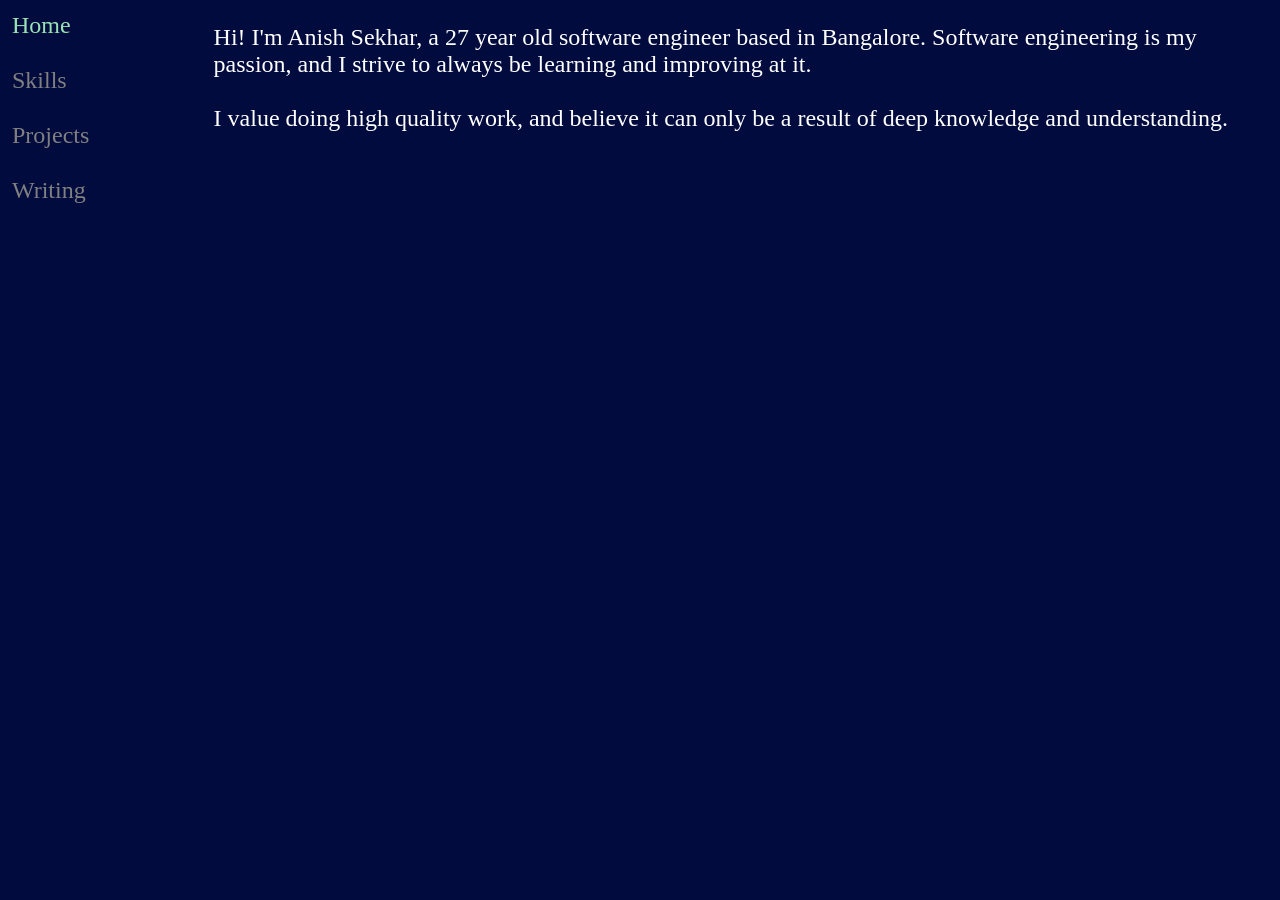
<file: index.html>
<!DOCTYPE html>
<html lang="en">

<head>
	<meta name="description" content="Developer website of Anish Sekhar">
	<link rel="stylesheet" href="index.css">
	<title>Anish S website</title>
</head>

<body>
	<div class="sidebar">
		<div class="sidebar-item">
			<a href="index.html" class="active">Home</a><br />
		</div>
		<div class="sidebar-item">
			<a href="skills.html">Skills</a>
		</div>
		<div class="sidebar-item">
			<a href="projects.html">Projects</a>
		</div>
		<div class="sidebar-item">
			<a href="articles.html">Writing</a>
		</div>
	</div>
	<div class="home-main" role="main">
		Hi! I'm Anish Sekhar, a 27 year old software engineer based in Bangalore. Software engineering is my
		passion, and I
		strive to always be learning and improving at it. <br /><br />

		I value doing high quality work, and believe it can only be a result of deep knowledge and
		understanding.
	</div>
</body>

</html>
</file>
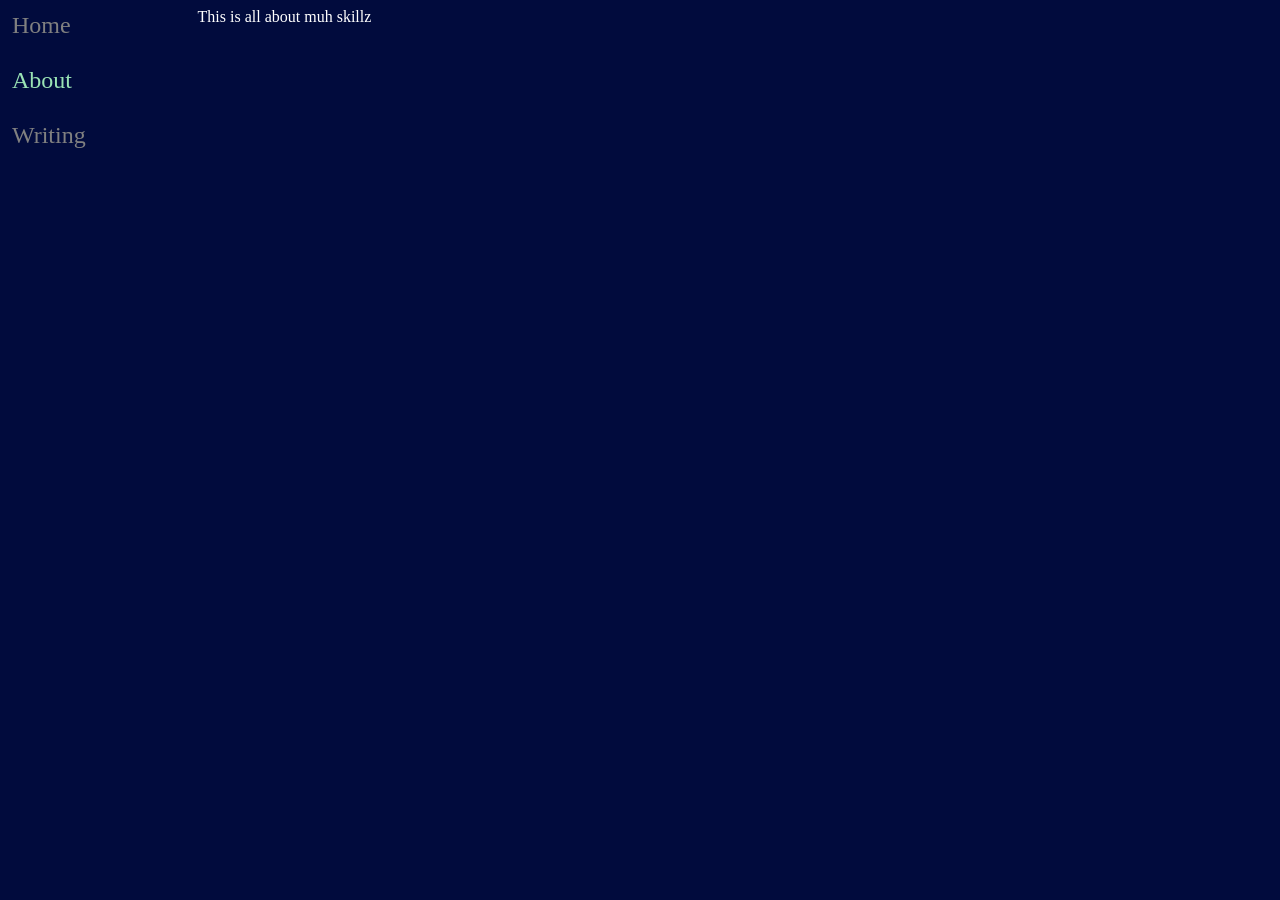
<file: about.html>
<html>

<head>
	<link rel="stylesheet" href="index.css">
	</link>
</head>

<body>
	<div class="sidebar">
		<div class="sidebar-item">
			<a href="index.html">Home</a><br />
		</div>
		<div class="sidebar-item">
			<a href="about.html" class="active">About</a>
		</div>
		<div class="sidebar-item">
			<a href="writing.html">Writing</a>
		</div>
	</div>
	<div class="main">
		This is all about muh skillz
	</div>
</body>

</html>
</file>
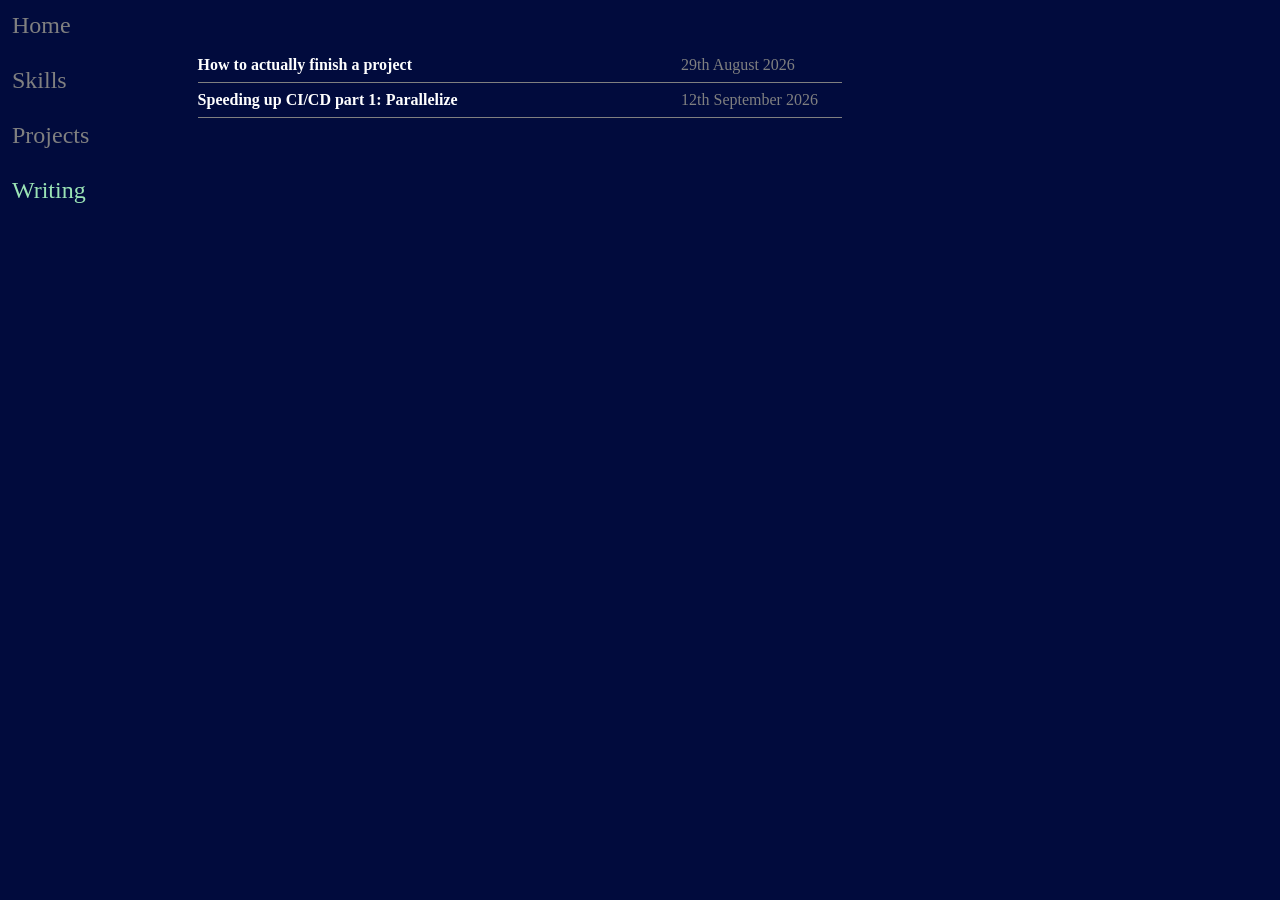
<file: articles.html>
<!DOCTYPE html>
<html lang="en">

<head>
	<link rel="stylesheet" href="index.css">
	<title>Articles</title>
</head>

<body>
	<div class="sidebar">
		<div class="sidebar-item">
			<a href="index.html">Home</a><br />
		</div>
		<div class="sidebar-item">
			<a href="skills.html">Skills</a>
		</div>
		<div class="sidebar-item">
			<a href="projects.html">Projects</a>
		</div>
		<div class="sidebar-item">
			<a href="articles.html" class="active">Writing</a>
		</div>
	</div>
	<div class="writing-main" role="main">
		<div class="writing-list-item">
			<div class="writing-list-item-name">
				<a href="articles/learnings_from_app_blocker.html">How to actually finish a project</a>
			</div>
			<div class="writing-list-item-date">29th August 2026</div>
		</div>
		<div class="writing-divider">
			<hr>
		</div>

		<div class="writing-list-item">
			<div class="writing-list-item-name">
				<a href="articles/cicd_parallelize.html">Speeding up CI/CD part 1: Parallelize</a>
			</div>
			<div class="writing-list-item-date">12th September 2026</div>
		</div>
		<div class="writing-divider">
			<hr>
		</div>
	</div>
</body>

</html>
</file>
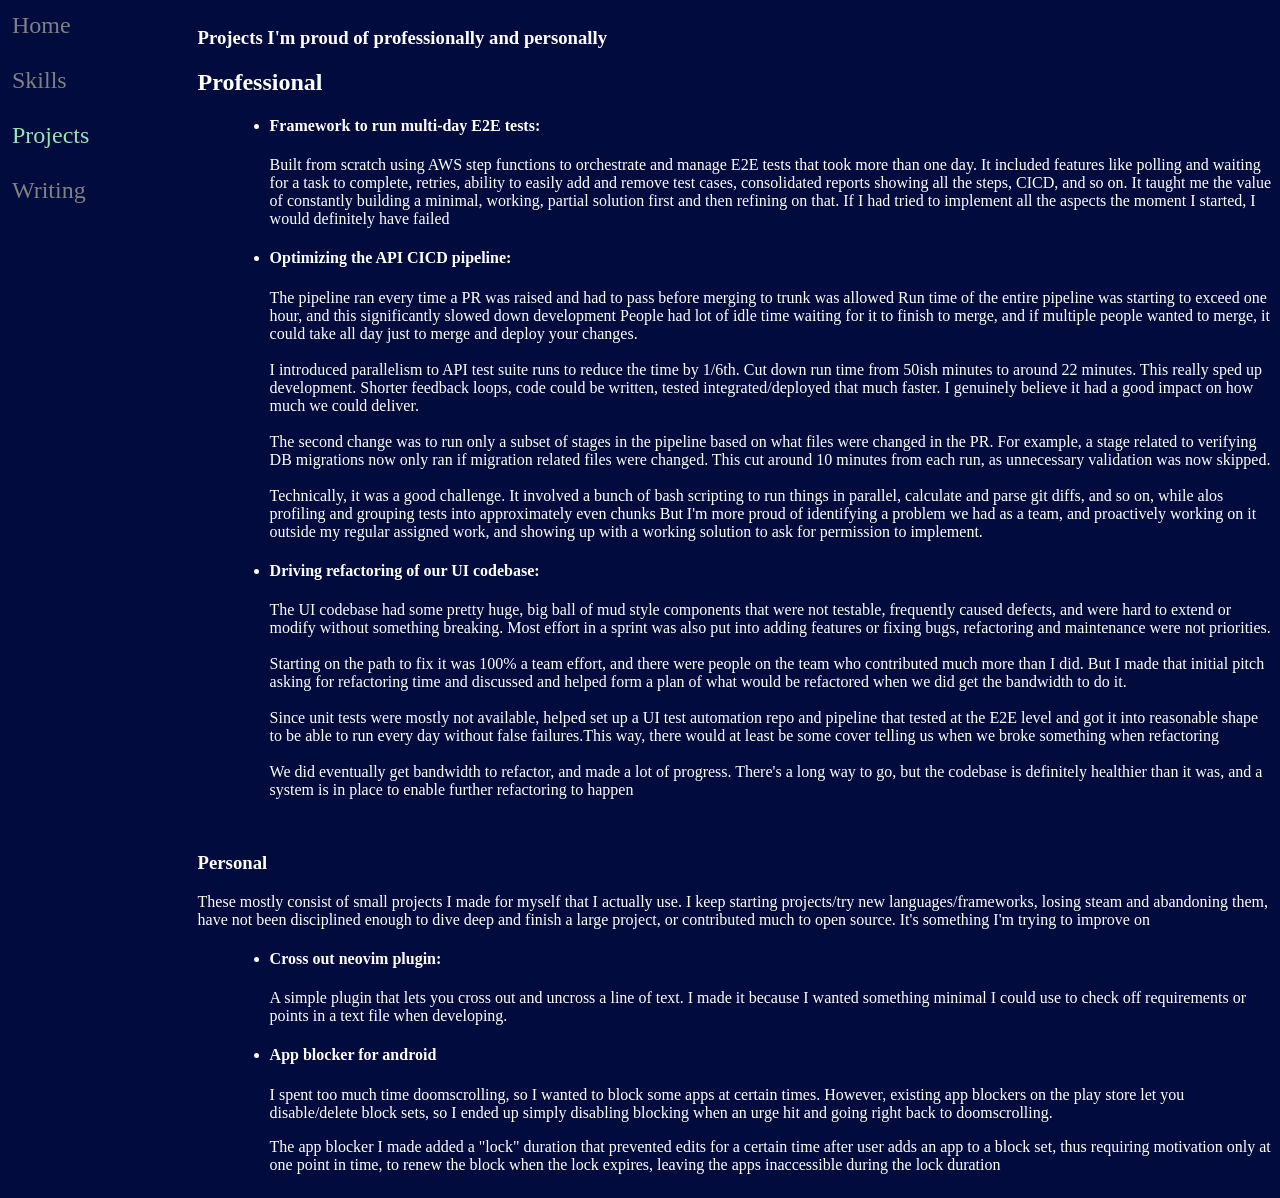
<file: projects.html>
<!DOCTYPE html>
<html lang="en">

<head>
	<link rel="stylesheet" href="index.css">
</head>

<body>
	<div class="sidebar">
		<div class="sidebar-item">
			<a href="index.html">Home</a><br />
		</div>
		<div class="sidebar-item">
			<a href="skills.html">Skills</a>
		</div>
		<div class="sidebar-item">
			<a href="projects.html" class="active">Projects</a>
		</div>
		<div class="sidebar-item">
			<a href="articles.html">Writing</a>
		</div>
	</div>
	<div class="projects-main" role="main">
		<h3>Projects I'm proud of professionally and personally</h3>
		<h2>Professional</h2>
		<div class="projects-sub-content">
			<ul>
				<li>
					<h4>Framework to run multi-day E2E tests:</h4>
					Built from scratch using AWS step
					functions to orchestrate and manage E2E tests that took more than
					one day. It included features like polling and waiting for a task to complete,
					retries, ability to easily add and remove test cases, consolidated reports
					showing all the steps, CICD, and so on.

					It taught me the value of constantly building a minimal, working, partial
					solution first and then refining on that. If I had tried to implement all the
					aspects the moment I started, I would definitely have failed
				</li>
				<li>
					<h4>Optimizing the API CICD pipeline:</h4>
					The pipeline ran every time a PR was raised and had to pass before merging to
					trunk was allowed Run time of the entire pipeline was starting to exceed one
					hour, and this significantly slowed down development
					People had lot of idle time waiting for it to finish to merge, and if multiple
					people wanted to merge, it could take all day just to merge and deploy your
					changes.<br /><br />

					I introduced parallelism to API test suite runs to reduce the time by 1/6th.
					Cut down run time from 50ish minutes to around 22 minutes. This really sped up
					development. Shorter feedback loops, code could be written, tested
					integrated/deployed that much faster. I genuinely believe it had a good impact
					on how much we could deliver.<br /><br />

					The second change was to run only a subset of stages in the pipeline based on
					what files were changed in the PR. For example, a stage related to verifying DB
					migrations now only ran if migration related files were changed. This cut around
					10 minutes from each run, as unnecessary validation was now skipped.<br /><br />

					Technically, it was a good challenge. It involved a bunch of bash scripting to
					run things in parallel, calculate and parse git diffs, and so on, while alos
					profiling and grouping tests into approximately even chunks

					But I'm more proud of identifying a problem we had as a team, and proactively
					working on it outside my regular assigned work, and showing up with a working
					solution to ask for permission to implement.
				</li>
				<li>
					<h4>Driving refactoring of our UI codebase:</h4>
					The UI codebase had some pretty huge, big ball of mud style components that were
					not testable, frequently caused defects, and were hard to extend or modify
					without something breaking. Most effort in a sprint was also put into adding
					features or fixing bugs, refactoring and maintenance were not
					priorities.<br /><br />

					Starting on the path to fix it was 100% a team effort, and there were people on
					the team who contributed much more than I did. But I made that initial pitch
					asking for refactoring time and discussed and helped form a plan of what would
					be refactored when we did get the bandwidth to do it.<br /><br />

					Since unit tests were mostly not available, helped set up a UI test automation
					repo and pipeline that tested at the E2E level and got it into reasonable
					shape to be able to run every day without false failures.This way, there would
					at least be some cover telling us when we broke something when
					refactoring<br /><br />

					We did eventually get bandwidth to refactor, and made a lot of progress. There's
					a long way to go, but the codebase is definitely healthier than it was, and a
					system is in place to enable further refactoring to happen
				</li>
			</ul>
		</div>
		<br>
		<h3>Personal</h3>
		These mostly consist of small projects I made for myself that I actually use. I keep starting
		projects/try new languages/frameworks, losing steam and abandoning them, have not been
		disciplined enough to dive deep and finish a large project, or contributed much to open source. It's
		something I'm trying to improve on
		<div class="projects-sub-content">
			<ul>
				<li>
					<h4>Cross out neovim plugin:</h4>
					A simple plugin that lets you cross out and uncross a line of text. I made it
					because I wanted something minimal I could use to check off requirements or
					points in a text file when developing.
				</li>
				<li>
					<h4>App blocker for android</h4>
					<p>
						I spent too much time doomscrolling, so I wanted to block some apps at
						certain times. However, existing app blockers on the play store let you
						disable/delete block sets, so I ended up simply disabling blocking when
						an urge hit and going right back to doomscrolling.
					</p>
					<p>
						The app blocker I made added a "lock" duration that prevented edits for
						a certain time after user adds an app to a block set, thus requiring
						motivation only at one point in time, to renew the block when the lock
						expires, leaving the apps inaccessible during the lock duration
					</p>
				</li>
			</ul>
		</div>
	</div>
</body>

</html>
</file>
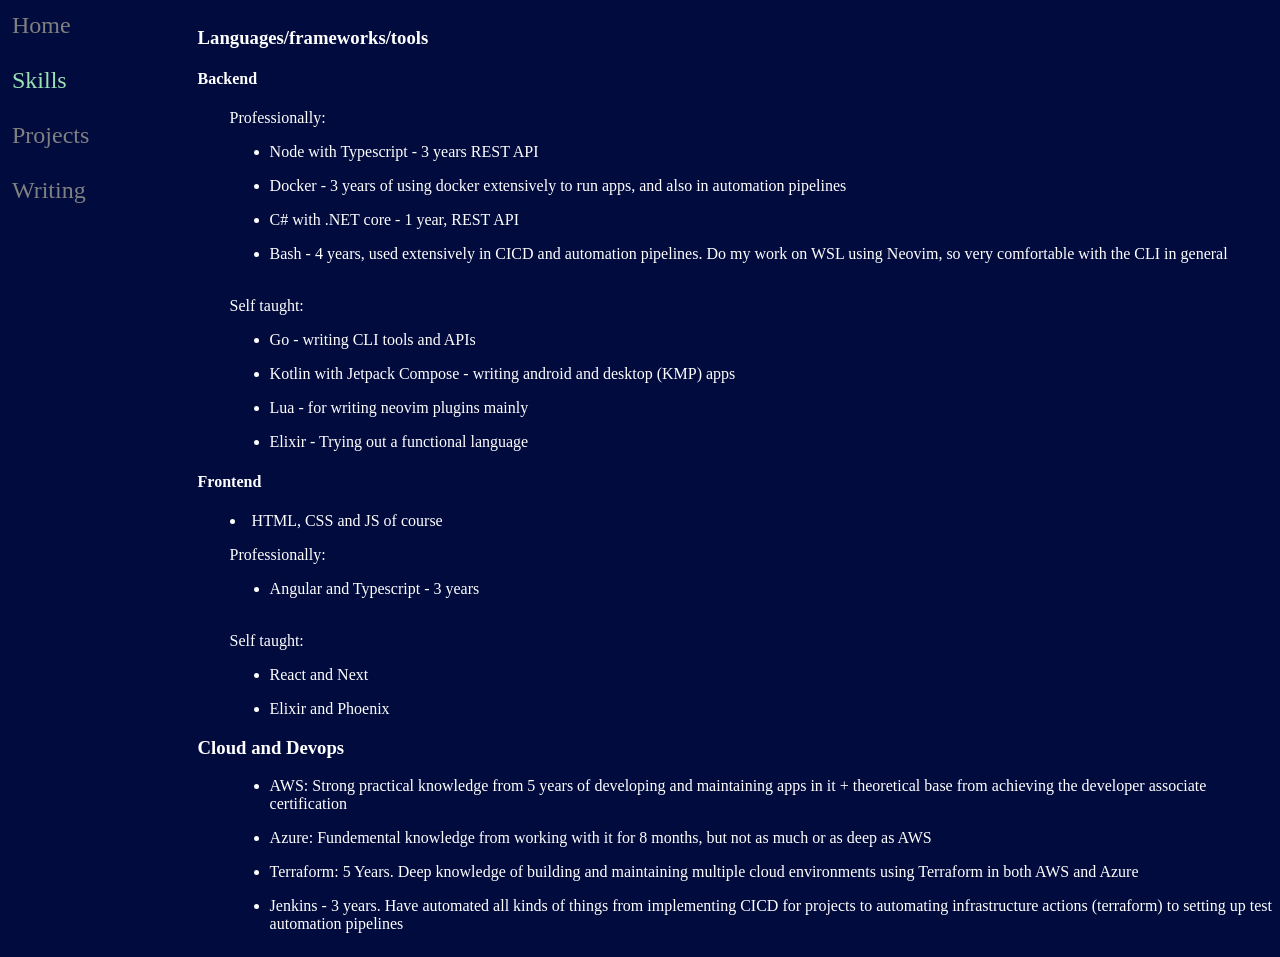
<file: skills.html>
<!DOCTYPE html>
<html lang="en">

<head>
	<link rel="stylesheet" href="index.css">
</head>

<body>
	<div class="sidebar">
		<div class="sidebar-item">
			<a href="index.html">Home</a><br />
		</div>
		<div class="sidebar-item">
			<a href="skills.html" class="active">Skills</a>
		</div>
		<div class="sidebar-item">
			<a href="projects.html">Projects</a>
		</div>
		<div class="sidebar-item">
			<a href="articles.html">Writing</a>
		</div>
	</div>
	<div class="skills-main" role="main">
		<h3>Languages/frameworks/tools</h3>
		<h4>Backend</h4>
		<div class="skills-sub-content">
			Professionally:
			<ul>
				<li>Node with Typescript - 3 years REST API</li>
				<li>Docker - 3 years of using docker extensively to run apps, and also in automation
					pipelines
				</li>
				<li>C# with .NET core - 1 year, REST API</li>
				<li>Bash - 4 years, used extensively in CICD and automation pipelines. Do my work on WSL
					using Neovim, so very comfortable with the CLI in general</li>
			</ul>

			<br />
			Self taught:
			<ul>
				<li>Go - writing CLI tools and APIs</li>
				<li>Kotlin with Jetpack Compose - writing android and desktop (KMP) apps</li>
				<li>Lua - for writing neovim plugins mainly</li>
				<li>Elixir - Trying out a functional language</li>
			</ul>
		</div>

		<h4>Frontend</h4>
		<div class="skills-sub-content">
			<li>HTML, CSS and JS of course</li>
			Professionally:
			<ul>
				<li>Angular and Typescript - 3 years</li>
			</ul>

			<br />
			Self taught:
			<ul>
				<li>React and Next</li>
				<li>Elixir and Phoenix</li>
			</ul>
		</div>

		<h3>Cloud and Devops</h3>
		<div class="skills-sub-content">
			<ul>
				<li>AWS: Strong practical knowledge from 5 years of developing and maintaining apps in
					it
					+ theoretical base from achieving the developer associate certification
				</li>
				<li>Azure: Fundemental knowledge from working with it for 8 months, but not as much or
					as deep
					as AWS
				</li>
				<li>Terraform: 5 Years. Deep knowledge of building and maintaining multiple cloud
					environments
					using Terraform in
					both AWS
					and
					Azure</li>
			</ul>

			<ul>
				<li>
					<p>Jenkins - 3 years. Have automated all kinds of
						things from
						implementing
						CICD for projects to automating infrastructure actions (terraform) to
						setting up
						test automation
						pipelines</p>
				</li>
			</ul>
		</div>
	</div>
</body>

</html>
</file>
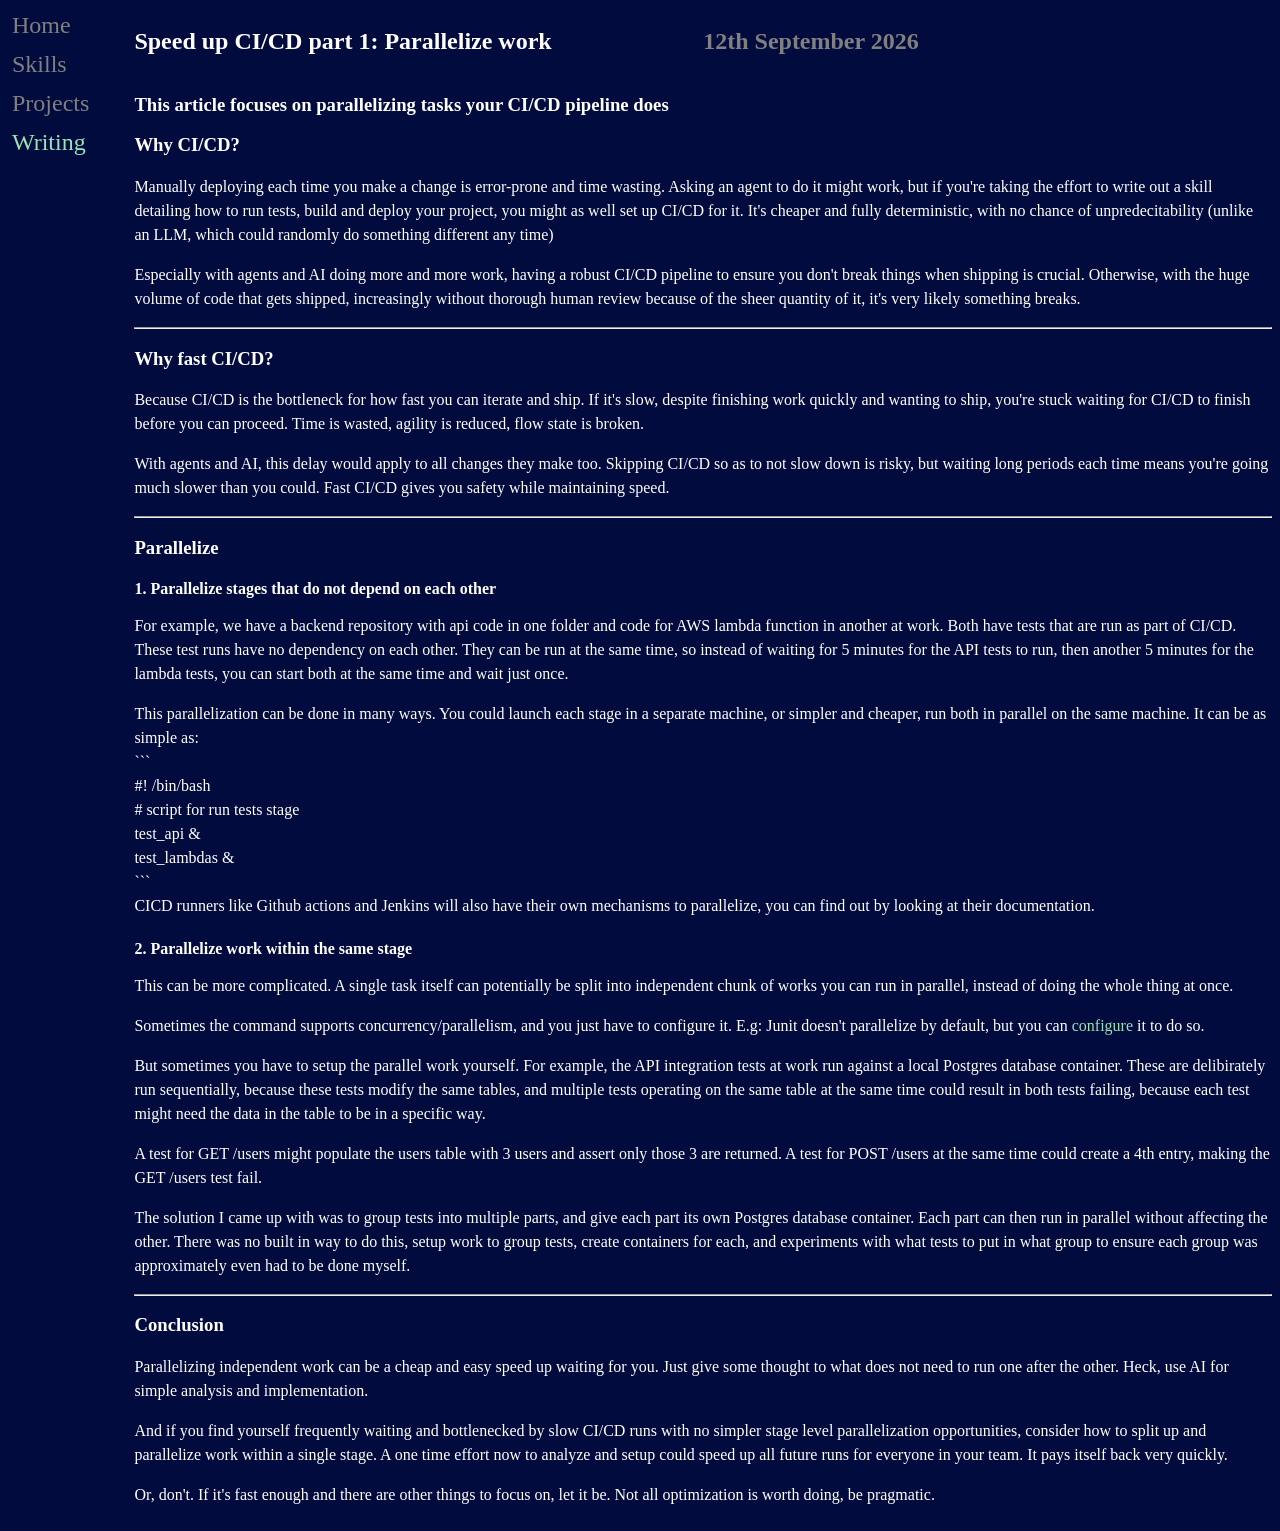
<file: articles/cicd_parallelize.html>
<!DOCTYPE html>
<html lang="en">

<head>
	<link rel="stylesheet" href="articles.css">
	<title>Paralellize CI/CD</title>
</head>

<body>
	<div class="sidebar">
		<div class="sidebar-item">
			<a href="../index.html">Home</a><br />
		</div>
		<div class="sidebar-item">
			<a href="../skills.html">Skills</a>
		</div>
		<div class="sidebar-item">
			<a href="../projects.html">Projects</a>
		</div>
		<div class="sidebar-item">
			<a href="../articles.html" class="active">Writing</a>
		</div>
	</div>
	<div>
		<div class="article-main" role="main">
			<div class="article-heading">
				<div class="article-heading-name">
					<h2 class="article-heading-title">Speed up CI/CD part 1: Parallelize work</h2>
				</div>
				<div class="article-heading-date">
					<h2>12th September 2026</h2>
				</div>
			</div>

			<h3>This article focuses on parallelizing tasks your CI/CD pipeline does</h3>

			<h3>Why CI/CD?</h3>
			<p>
				Manually deploying each time you make a change is error-prone and time wasting. Asking
				an agent to do it might work, but if you're taking the effort to write out a skill
				detailing how to run tests, build and deploy your project, you might as well set up
				CI/CD for it. It's cheaper and fully deterministic, with no chance of unpredecitability
				(unlike an LLM, which could randomly do something different any time)
			</p>
			<p>
				Especially with agents and AI doing more and more work, having a robust CI/CD
				pipeline to ensure you don't break things when shipping is crucial. Otherwise,
				with the huge volume of code that gets shipped, increasingly without thorough
				human review because of the sheer quantity of it, it's very likely something
				breaks.
			</p>
			<hr>
			<h3>Why fast CI/CD?</h3>
			<p>
				Because CI/CD is the bottleneck for how fast you can iterate and ship. If it's slow,
				despite finishing work quickly and wanting to ship, you're stuck waiting for CI/CD to
				finish before you can proceed. Time is wasted, agility is reduced, flow state is broken.
			</p>
			<p>
				With agents and AI, this delay would apply to all changes they make too. Skipping CI/CD
				so as to not slow down is risky, but waiting long periods each time means you're going
				much slower than you could. Fast CI/CD gives you safety while maintaining speed.
			</p>
			<hr>

			<h3>Parallelize</h3>
			<h4>1. Parallelize stages that do not depend on each other</h4>
			<p>
				For example, we have a backend repository with api code in one folder and code for AWS
				lambda function in another at work. Both have tests that are run as part of CI/CD.

				These test runs have no dependency on each other. They can be run at the same time, so
				instead of waiting for 5 minutes for the API tests to run, then another 5 minutes
				for the lambda tests, you can start both at the same time and wait just once.
			</p>
			<p>
				This parallelization can be done in many ways. You could launch each stage in a separate
				machine, or simpler and cheaper, run both in parallel on the same machine.
				It can be as simple as:<br>
				```<br>
				#! /bin/bash<br>
				# script for run tests stage<br>
				test_api &<br>
				test_lambdas &<br>
				```<br>
				CICD runners like Github actions and Jenkins will also have their own mechanisms to
				parallelize, you can find out by looking at their documentation.
			</p>

			<h4>2. Parallelize work within the same stage</h4>
			<p>
				This can be more complicated. A single task itself can potentially be split into
				independent chunk of works you can run in parallel, instead of doing the whole thing at
				once.
			</p>
			<p>
				Sometimes the command supports concurrency/parallelism, and you just have to configure
				it. E.g: Junit doesn't parallelize by default, but you can
				<a
					href="https://docs.junit.org/6.1.3/writing-tests/parallel-execution.html">configure</a>
				it to do so.
			</p>
			<p>
				But sometimes you have to setup the parallel work yourself. For example, the API
				integration tests at work run against a local Postgres database container. These are
				delibirately run sequentially, because these tests modify the same tables, and multiple
				tests operating on the same table at the same time could result in both tests failing,
				because each test might need the data in the table to be in a specific way.
			</p>
			<p>
				A test for GET /users might populate the users table with 3 users and assert only those
				3 are returned. A test for POST /users at the same time could create a 4th entry, making
				the GET /users test fail.
			</p>
			<p>
				The solution I came up with was to group tests into multiple parts, and give each part
				its own Postgres database container. Each part can then run in parallel without
				affecting the other. There was no built in way to do this, setup work to
				group tests, create containers for each, and experiments with what tests to put in what
				group to ensure each group was approximately even had to be done myself.
			</p>
			<hr>

			<h3>Conclusion</h3>
			<p>
				Parallelizing independent work can be a cheap and easy speed up waiting for you. Just
				give some thought to what does not need to run one after the other. Heck, use AI for
				simple analysis and implementation.
			</p>
			<p>
				And if you find yourself frequently waiting and bottlenecked by slow CI/CD runs with no
				simpler stage level parallelization opportunities, consider how to split up and
				parallelize work within a single stage. A one time effort now to analyze and setup could
				speed up all future runs for everyone in your team. It pays itself back very quickly.
			</p>
			<p>
				Or, don't. If it's fast enough and there are other things to focus on, let it be. Not
				all optimization is worth doing, be pragmatic.
			</p>
		</div>
	</div>
</body>

</html>
</file>
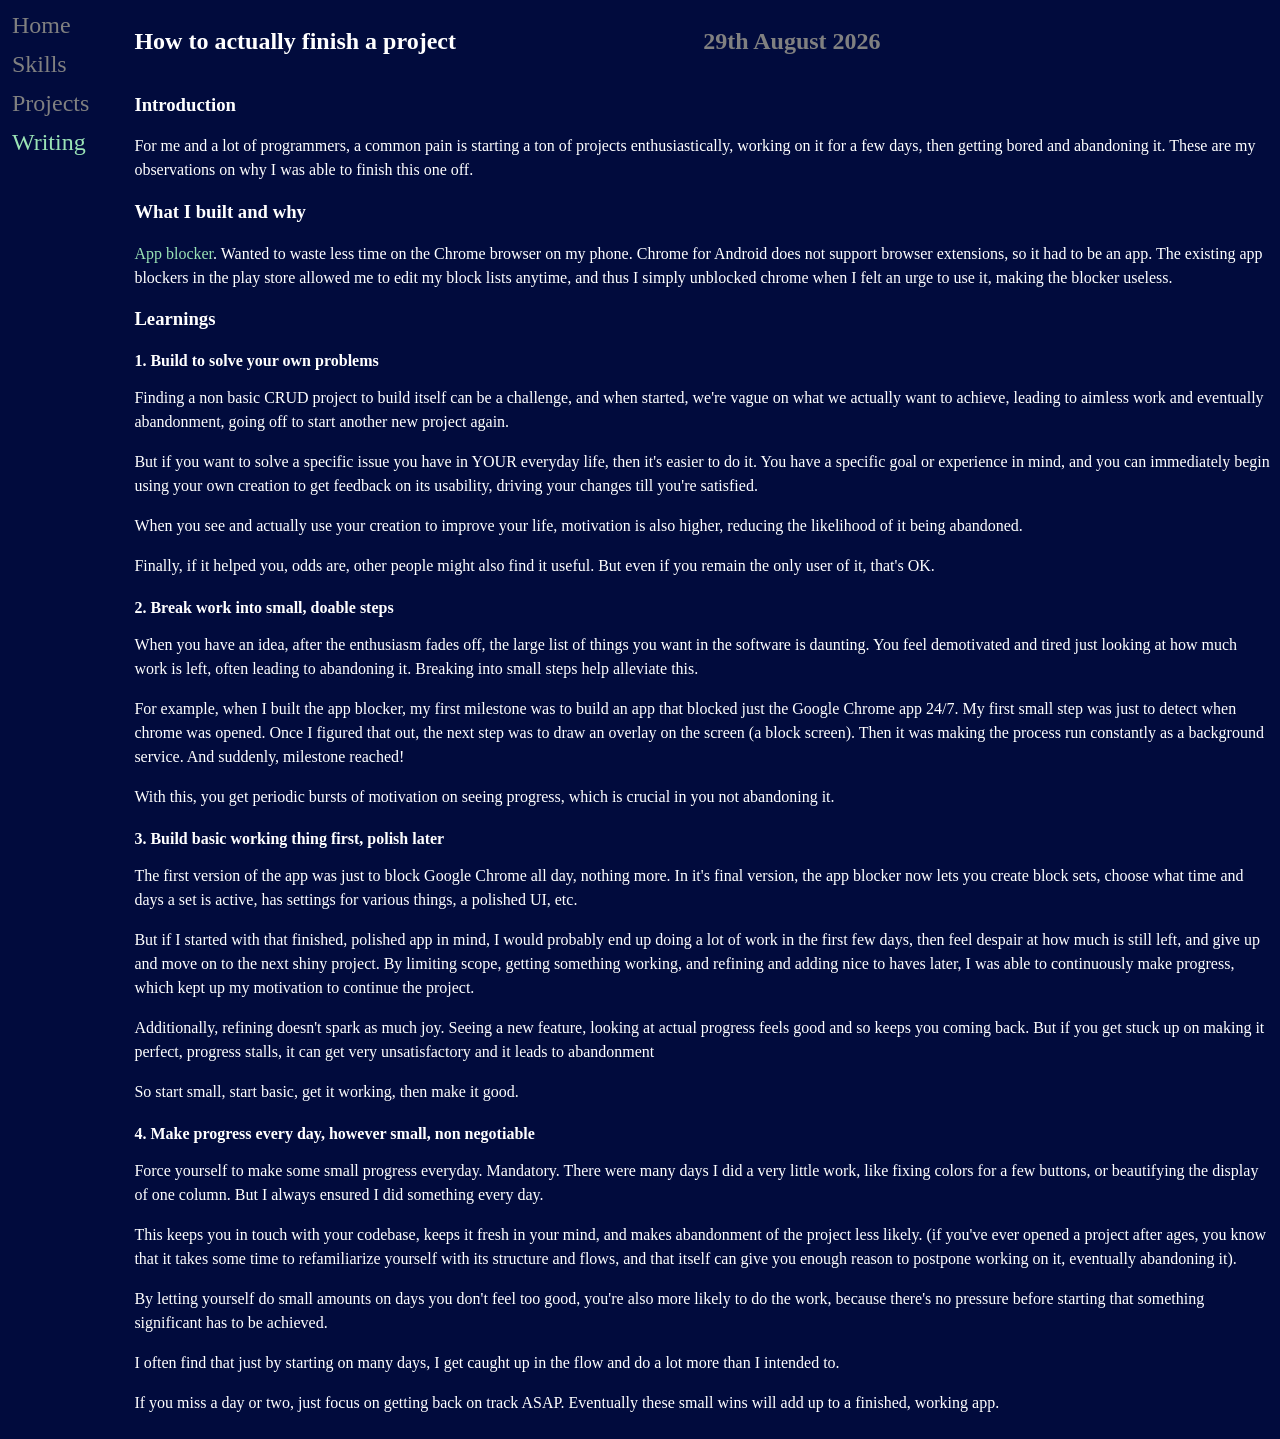
<file: articles/learnings_from_app_blocker.html>
<!DOCTYPE html>
<html lang="en">

<head>
	<link rel="stylesheet" href="articles.css">
	<title>Finished project learnings</title>
</head>

<body>
	<div class="sidebar">
		<div class="sidebar-item">
			<a href="../index.html">Home</a><br />
		</div>
		<div class="sidebar-item">
			<a href="../skills.html">Skills</a>
		</div>
		<div class="sidebar-item">
			<a href="../projects.html">Projects</a>
		</div>
		<div class="sidebar-item">
			<a href="../articles.html" class="active">Writing</a>
		</div>
	</div>
	<div>
		<div class="article-main" role="main">
			<div class="article-heading">
				<div class="article-heading-name">
					<h2 class="article-heading-title">How to actually finish a project</h2>
				</div>
				<div class="article-heading-date">
					<h2>29th August 2026</h2>
				</div>
			</div>

			<h3>Introduction</h3>
			<p>
				For me and a lot of programmers, a common pain is starting a ton of projects
				enthusiastically, working on it for a few days, then getting bored and
				abandoning it. These are my observations on why I was able to finish this one off.
			</p>

			<h3>What I built and why</h3>
			<p>
				<a href="https://github.com/justamanpop/android-app-blocker">App blocker</a>. Wanted to
				waste less time on the Chrome browser on my phone. Chrome for
				Android does not support browser extensions, so it had to be an app. The existing app
				blockers in the play store allowed me to edit my block lists anytime, and thus I simply
				unblocked chrome when I felt an urge to use it, making the blocker useless.
			</p>

			<h3>Learnings</h3>
			<h4>1. Build to solve your own problems</h4>
			<p>
				Finding a non basic CRUD project to build itself can be a challenge, and when started,
				we're vague on what we actually want to achieve, leading to aimless work and eventually
				abandonment, going off to start another new project again.
			</p>
			<p>
				But if you want to solve a specific issue you have in YOUR everyday life, then
				it's easier to do it. You have a specific goal or experience in mind, and you
				can immediately begin using your own creation to get feedback on its usability, driving
				your changes till you're satisfied.
			</p>
			<p>
				When you see and actually use your creation to improve your life, motivation is
				also higher, reducing the likelihood of it being abandoned.
			</p>
			<p>
				Finally, if it helped you, odds are, other people might also find it useful. But
				even if you remain the only user of it, that's OK.
			</p>

			<h4>2. Break work into small, doable steps</h4>
			<p>
				When you have an idea, after the enthusiasm fades off, the large list of things
				you want in the software is daunting. You feel demotivated and tired just
				looking at how much work is left, often leading to abandoning it.
				Breaking into small steps help alleviate this.
			</p>
			<p>
				For example, when I built the app blocker, my first milestone was to build an app that
				blocked just the Google Chrome app 24/7. My first small step
				was just to detect when chrome was opened. Once I figured that out, the next step was to
				draw an overlay on the screen (a block screen). Then it was making the process run
				constantly as a background service. And suddenly, milestone reached!
			</p>
			<p>
				With this, you get periodic bursts of motivation on seeing progress, which is crucial in
				you not abandoning it.
			</p>

			<h4>3. Build basic working thing first, polish later</h4>
			<p>
				The first version of the app was just to block Google Chrome all day, nothing more.
				In it's final version, the app blocker now lets you create block sets, choose what time
				and days a set is active, has settings for various things, a polished UI, etc.
			</p>
			<p>
				But if I started with that finished, polished app in mind, I would probably end
				up doing a lot of work in the first few days, then feel despair at how much is
				still left, and give up and move on to the next shiny project. By limiting scope,
				getting something working, and refining and adding nice to haves later, I
				was able to continuously make progress, which kept up my motivation to continue the
				project.
			</p>
			<p>
				Additionally, refining doesn't spark as much joy. Seeing a new feature, looking at
				actual progress feels good and so keeps you coming back. But if you get stuck up on
				making it perfect, progress stalls, it can get very unsatisfactory and it leads to
				abandonment
			</p>
			<p>
				So start small, start basic, get it working, then make it good.
			</p>

			<h4>4. Make progress every day, however small, non negotiable</h4>
			<p>
				Force yourself to make some small progress everyday. Mandatory.
				There were many days I did a very little work, like fixing colors for a few
				buttons, or beautifying the display of one column. But I
				always ensured I did something every day.
			</p>
			<p>
				This keeps you in touch with your codebase, keeps it fresh in your mind, and makes
				abandonment of the project less likely. (if you've ever opened a project after ages,
				you know that it takes some time to refamiliarize yourself with its structure
				and flows, and that itself can give you enough reason to postpone working on it,
				eventually abandoning it).
			</p>
			<p>
				By letting yourself do small amounts on days you don't feel too good, you're
				also more likely to do the work, because there's no pressure before starting that
				something significant has to be achieved.
			</p>
			<p>
				I often find that just by starting on many days, I get caught up in the flow and
				do a lot more than I intended to.
			</p>
			<p>
				If you miss a day or two, just focus on getting back on track ASAP.
				Eventually these small wins will add up to a finished, working app.
			</p>
		</div>
	</div>
</body>

</html>
</file>
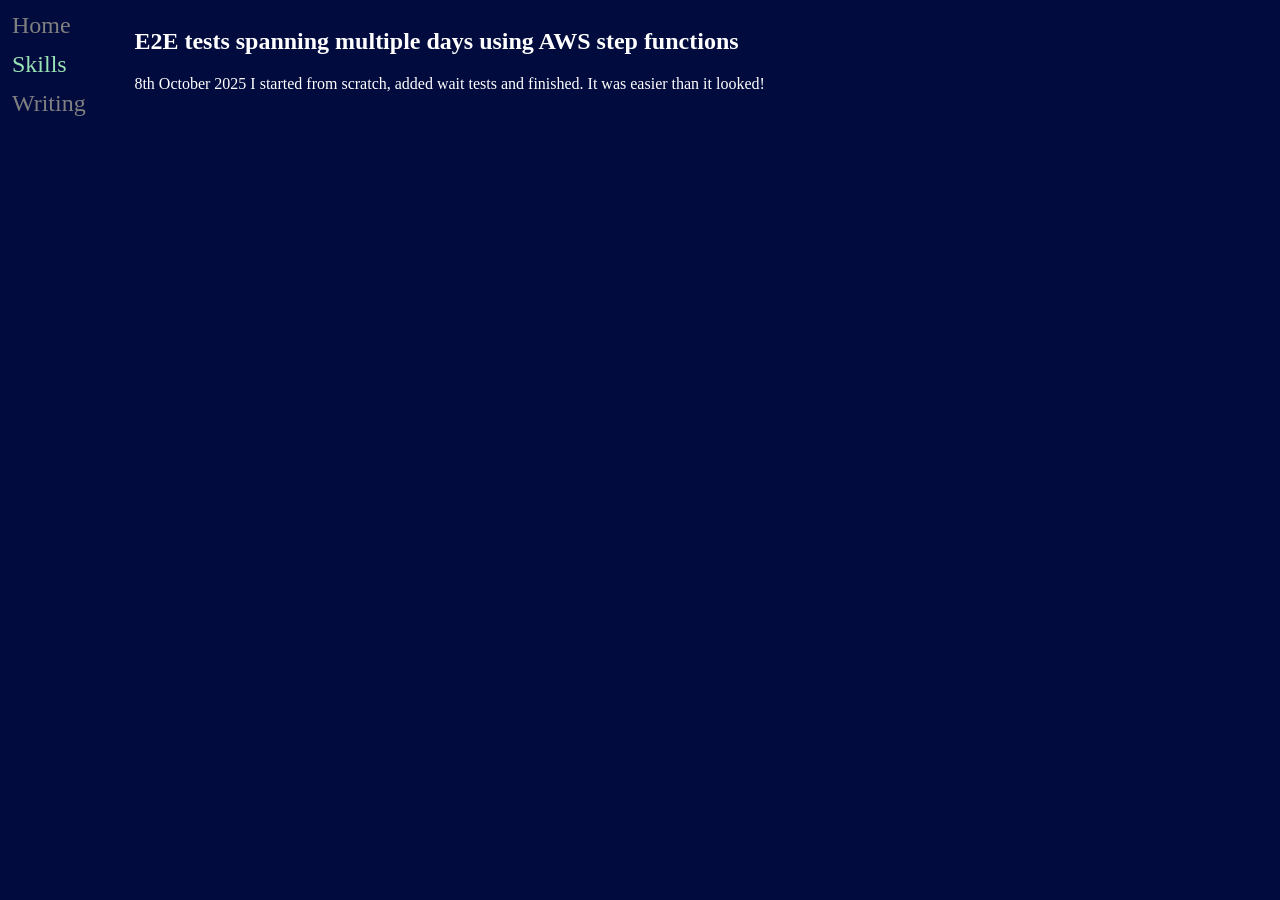
<file: articles/test.html>
<html>

<head>
	<link rel="stylesheet" href="articles.css">
	</link>
</head>

<body>
	<div class="sidebar">
		<div class="sidebar-item">
			<a href="index.html">Home</a><br />
		</div>
		<div class="sidebar-item">
			<a href="skills.html" class="active">Skills</a>
		</div>
		<div class="sidebar-item">
			<a href="writing.html">Writing</a>
		</div>
	</div>
	<div class="article-main">
		<h2 class="article-heading-title"> E2E tests spanning multiple days using AWS step functions</h2> 8th
		October 2025

		I started from scratch, added wait tests and finished. It was easier than it looked!
	</div>
</body>

</html>
</file>
<file: index.css>
body {
	background-color: #010b3d;
	color: white;
	display: grid;
	grid-template-columns: 15% 1fr 
}

/* sidebar */
.sidebar {
	padding: 0.25rem;
}

.sidebar a {
	text-decoration: none;
	color: grey;
}

.sidebar-item {
	padding-bottom: 1.75rem;
	font-size: 1.5rem;
}

.active {
	color: #9ae3b5 !important;
}


/* home page */
.home-main {
	margin: 1rem;
	font-size: 1.5rem;
}

.home-main a {
	text-decoration: none;
}

/* writing page */
.writing-main {
	margin-top: 3rem;
}

.writing-divider hr {
	border: 0 none;
	height: 1px;
	background-color: grey;
}

.writing-main a {
	text-decoration: none;
	color: white;
	font-weight: bold;
}

.writing-list-item {
	width: 60%;
	display: grid;
	grid-template-columns: 75% 25%;
}

.writing-list-item-date {
	color: grey;
}

.writing-divider {
	width: 60%;
}


/* skills page */
.skills-main li {
	margin-bottom: 1rem;
}

.skills-sub-content {
	padding-left: 2rem;
}

/* projects page */
.projects-main li {
	margin-bottom: 1rem;
}

.projects-sub-content {
	padding-left: 2rem;
}

/* read_list page */
.read-list-main li {
	margin-bottom: 1rem;
}
</file>
<file: articles/articles.css>
body {
	background-color: #010b3d;
	color: white;
	display: grid;
	grid-template-columns: 10% 1fr 
}

/* sidebar */
.sidebar {
	padding: 0.25rem;
}

.sidebar a {
	text-decoration: none;
	color: grey;
}

.sidebar-item {
	padding-bottom: .75rem;
	font-size: 1.5rem;
}

.active {
	color: #9ae3b5 !important;
}

.article-main a {
	text-decoration: none;
	color: #9ae3b5 !important;;
}

.article-main p {
	line-height: 1.5rem;
}

.article-main h4 {
	margin-bottom: 0.25rem;
}

.article-heading {
	display:grid;
	grid-template-columns: 1fr 1fr;
}

.article-heading-date {
	color: grey;
}

code {
	font-size: 1rem;
}
</file>
